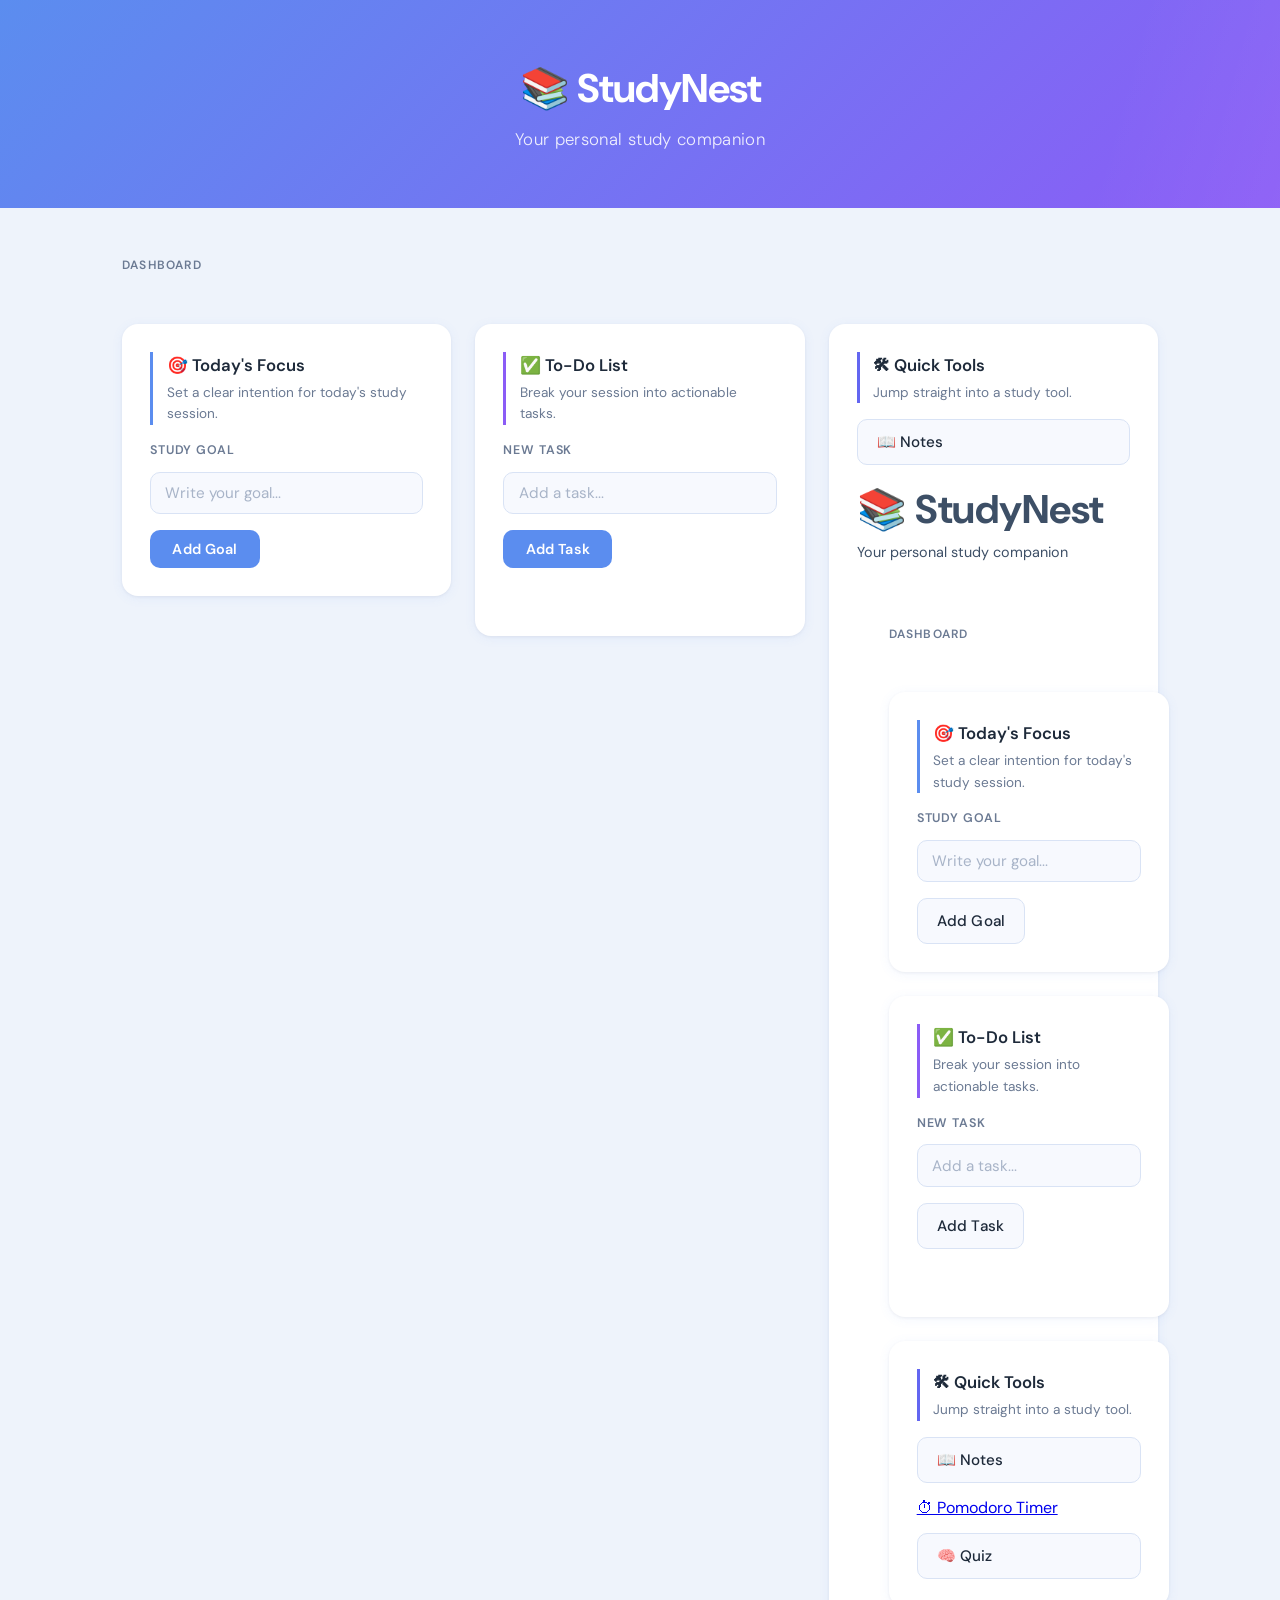
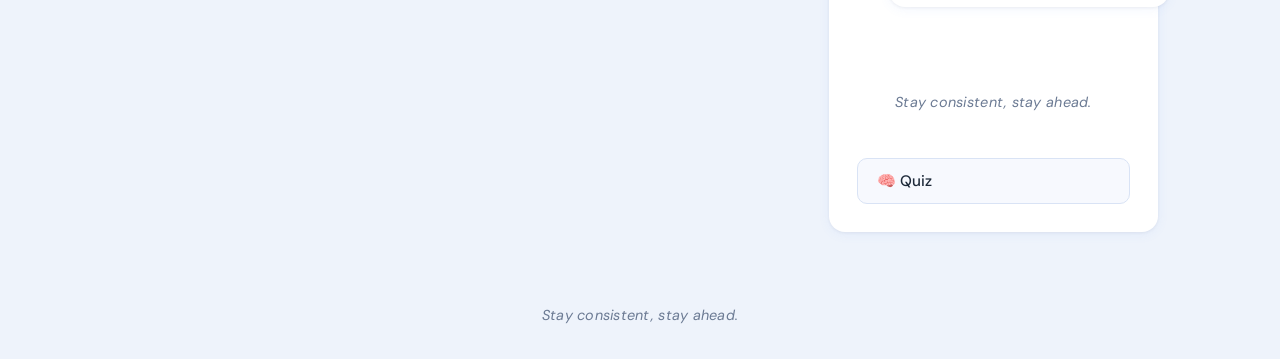
<file: index.html>
<!DOCTYPE html>
<html lang="en">
<head>
  <meta charset="UTF-8" />
  <meta name="viewport" content="width=device-width, initial-scale=1.0" />
  <meta name="description" content="StudyNest – your personal study companion for goals, tasks, and quick study tools." />
  <title>StudyNest</title>

  <!-- CSS link -->
  <link rel="stylesheet" href="style.css">
</head>
<html lang="en">
  <head>
    <meta charset="UTF-8" />
    <meta name="viewport" content="width=device-width, initial-scale=1.0" />
    <meta name="description" content="StudyNest – your personal study companion for goals, tasks, and quick study tools." />
    <title>StudyNest</title>
  </head>
  <body>

    <!-- ========== HEADER ========== -->
    <header>
      <h1>📚 StudyNest</h1>
      <p>Your personal study companion</p>
    </header>

    <!-- ========== MAIN DASHBOARD ========== -->
    <main>
      <h2>Dashboard</h2>

      <section aria-labelledby="focus-heading">
        <article>
          <header>
            <h3 id="focus-heading">🎯 Today's Focus</h3>
            <p>Set a clear intention for today's study session.</p>
          </header>

          <label for="goal-input">Study goal</label>
          <input
            type="text"
            id="goal-input"
            name="goal"
            placeholder="Write your goal..."
            autocomplete="off"
          />
          <button type="button">Add Goal</button>
        </article>
      </section>

      <section aria-labelledby="todo-heading">
        <article>
          <header>
            <h3 id="todo-heading">✅ To-Do List</h3>
            <p>Break your session into actionable tasks.</p>
          </header>

          <label for="task-input">New task</label>
          <input
            type="text"
            id="task-input"
            name="task"
            placeholder="Add a task..."
            autocomplete="off"
          />
          <button type="button">Add Task</button>

          <ul id="task-list" aria-label="Task list" aria-live="polite">
            <!-- Tasks will be added here -->
          </ul>
        </article>
      </section>

      <section aria-labelledby="tools-heading">
        <article>
          <header>
            <h3 id="tools-heading">🛠 Quick Tools</h3>
            <p>Jump straight into a study tool.</p>
          </header>

          <nav aria-label="Quick study tools">
            <ul>
              <li>
                <button type="button">📖 Notes</button>
              </li>
              <!DOCTYPE html>
<html lang="en">
<head>
  <meta charset="UTF-8" />
  <meta name="viewport" content="width=device-width, initial-scale=1.0" />
  <meta name="description" content="StudyNest – your personal study companion for goals, tasks, and quick study tools." />
  <title>StudyNest</title>

  <!-- CSS link -->
  <link rel="stylesheet" href="style.css">
</head>
<html lang="en">
  <head>
    <meta charset="UTF-8" />
    <meta name="viewport" content="width=device-width, initial-scale=1.0" />
    <meta name="description" content="StudyNest – your personal study companion for goals, tasks, and quick study tools." />
    <title>StudyNest</title>
  </head>
  <body>

    <!-- ========== HEADER ========== -->
    <header>
      <h1>📚 StudyNest</h1>
      <p>Your personal study companion</p>
    </header>

    <!-- ========== MAIN DASHBOARD ========== -->
    <main>
      <h2>Dashboard</h2>

      <section aria-labelledby="focus-heading">
        <article>
          <header>
            <h3 id="focus-heading">🎯 Today's Focus</h3>
            <p>Set a clear intention for today's study session.</p>
          </header>

          <label for="goal-input">Study goal</label>
          <input
            type="text"
            id="goal-input"
            name="goal"
            placeholder="Write your goal..."
            autocomplete="off"
          />
          <button type="button">Add Goal</button>
        </article>
      </section>

      <section aria-labelledby="todo-heading">
        <article>
          <header>
            <h3 id="todo-heading">✅ To-Do List</h3>
            <p>Break your session into actionable tasks.</p>
          </header>

          <label for="task-input">New task</label>
          <input
            type="text"
            id="task-input"
            name="task"
            placeholder="Add a task..."
            autocomplete="off"
          />
          <button type="button">Add Task</button>

          <ul id="task-list" aria-label="Task list" aria-live="polite">
            <!-- Tasks will be added here -->
          </ul>
        </article>
      </section>

      <section aria-labelledby="tools-heading">
        <article>
          <header>
            <h3 id="tools-heading">🛠 Quick Tools</h3>
            <p>Jump straight into a study tool.</p>
          </header>

          <nav aria-label="Quick study tools">
            <ul>
              <li>
                <button type="button">📖 Notes</button>
              </li>
              <li>
              
                <a href="pomodoro.html">⏱ Pomodoro Timer</a>
              </li>
              
              <li>
                <button type="button">🧠 Quiz</button>
              </li>
            </ul>
          </nav>
        </article>
      </section>
    </main>

  <!-- ========== FOOTER ========== -->
  <footer>
  <p>Stay consistent, stay ahead.</p>
  </footer>

  <!-- JS LINK HERE -->
  <script src="script.js" defer></script>

  </body>
  </html>
                
              
              <li>
                <button type="button">🧠 Quiz</button>
              </li>
            </ul>
          </nav>
        </article>
      </section>
    </main>

  <!-- ========== FOOTER ========== -->
  <footer>
  <p>Stay consistent, stay ahead.</p>
  </footer>

  <!-- JS LINK HERE -->
  <script src="script.js" defer></script>

  </body>
  </html>
</file>
<file: style.css>
/* ============================================================
   StudyNest – Stylesheet
   Font: DM Sans (Google Fonts)
   ============================================================ */

@import url('https://fonts.googleapis.com/css2?family=DM+Sans:ital,opsz,wght@0,9..40,300;0,9..40,400;0,9..40,500;0,9..40,600;0,9..40,700;1,9..40,400&display=swap');

/* ── Design Tokens ─────────────────────────────────────────── */
:root {
  --bg:            #EEF3FB;
  --card:          #FFFFFF;
  --accent:        #5B8DEF;
  --accent-violet: #8B5CF6;
  --accent-indigo: #6366F1;

  --text-dark:     #1E2A3A;
  --text-body:     #3D4F66;
  --text-muted:    #6B7A93;
  --border:        #D9E3F5;

  --shadow-card:   0 2px 12px rgba(91, 141, 239, 0.08),
                   0 1px 3px  rgba(30,  42,  58, 0.06);
  --shadow-hover:  0 8px 28px rgba(91, 141, 239, 0.16),
                   0 2px 6px  rgba(30,  42,  58, 0.08);

  --radius-card:   16px;
  --radius-btn:    10px;
  --radius-input:  10px;

  --transition:    200ms ease;
}

/* ── Reset & Base ───────────────────────────────────────────── */
*, *::before, *::after {
  box-sizing: border-box;
  margin: 0;
  padding: 0;
}

html {
  scroll-behavior: smooth;
}

body {
  font-family: 'DM Sans', system-ui, sans-serif;
  font-size: 1rem;
  line-height: 1.6;
  color: var(--text-body);
  background-color: var(--bg);
  min-height: 100vh;
  display: flex;
  flex-direction: column;
}

/* ── Typography scale ───────────────────────────────────────── */
h1 { font-size: clamp(1.75rem, 5vw, 2.5rem); font-weight: 700; }
h2 { font-size: clamp(1.1rem,  3vw, 1.3rem);  font-weight: 600; }
h3 { font-size: 1.05rem;  font-weight: 600; }
p  { font-size: 0.9rem; }

/* ── Header ─────────────────────────────────────────────────── */
body > header {
  background: linear-gradient(135deg, var(--accent) 0%, var(--accent-violet) 100%);
  color: #ffffff;
  text-align: center;
  padding: clamp(2rem, 6vw, 3.5rem) 1.5rem;
  position: relative;
  overflow: hidden;
}

/* Subtle shimmer sweep across header */
body > header::after {
  content: '';
  position: absolute;
  inset: 0;
  background: linear-gradient(
    105deg,
    transparent 35%,
    rgba(255,255,255,0.12) 50%,
    transparent 65%
  );
  background-size: 250% 100%;
  animation: shimmer 4s ease-in-out infinite;
}

@keyframes shimmer {
  0%   { background-position: 200% center; }
  100% { background-position: -200% center; }
}

@media (prefers-reduced-motion: reduce) {
  body > header::after { display: none; }
}

body > header h1 {
  color: #ffffff;
  letter-spacing: -0.5px;
  margin-bottom: 0.35rem;
}

body > header p {
  font-size: clamp(0.9rem, 2.5vw, 1.05rem);
  font-weight: 300;
  color: rgba(255, 255, 255, 0.88);
  letter-spacing: 0.02em;
}

/* ── Main / Dashboard ───────────────────────────────────────── */
main {
  flex: 1;
  width: min(100%, 1100px);
  margin: 0 auto;
  padding: clamp(1.75rem, 5vw, 3rem) clamp(1rem, 4vw, 2rem);
}

main > h2 {
  color: var(--text-muted);
  text-transform: uppercase;
  letter-spacing: 0.1em;
  font-size: 0.75rem;
  font-weight: 600;
  margin-bottom: 1.5rem;
}

/* 3-column grid on wide screens, 1-column on mobile */
main {
  display: grid;
  grid-template-columns: repeat(auto-fit, minmax(280px, 1fr));
  gap: 1.5rem;
  align-items: start;
}

/* h2 "Dashboard" spans all columns */
main > h2 {
  grid-column: 1 / -1;
}

/* ── Section & Article (cards) ──────────────────────────────── */
main > section {
  display: contents; /* let article be the grid item */
}

main > section > article {
  background: var(--card);
  border-radius: var(--radius-card);
  box-shadow: var(--shadow-card);
  padding: 1.75rem;
  display: flex;
  flex-direction: column;
  gap: 1rem;
  transition: box-shadow var(--transition), transform var(--transition);
}

main > section > article:hover {
  box-shadow: var(--shadow-hover);
  transform: translateY(-3px);
}

/* Card inner header – with coloured left accent bar */
main > section > article > header {
  padding-left: 0.85rem;
  border-left: 3.5px solid var(--accent);
}

/* Per-card accent colours */
main > section:nth-of-type(1) > article > header { border-left-color: var(--accent); }
main > section:nth-of-type(2) > article > header { border-left-color: var(--accent-violet); }
main > section:nth-of-type(3) > article > header { border-left-color: var(--accent-indigo); }

main > section > article > header h3 {
  color: var(--text-dark);
  margin-bottom: 0.2rem;
}

main > section > article > header p {
  color: var(--text-muted);
  font-size: 0.85rem;
}

/* ── Labels ─────────────────────────────────────────────────── */
label {
  display: block;
  font-size: 0.78rem;
  font-weight: 600;
  color: var(--text-muted);
  text-transform: uppercase;
  letter-spacing: 0.07em;
  margin-bottom: -0.35rem; /* tight gap before input */
}

/* ── Inputs ─────────────────────────────────────────────────── */
input[type="text"] {
  display: block;
  width: 100%;
  padding: 0.65rem 0.9rem;
  border: 1.5px solid var(--border);
  border-radius: var(--radius-input);
  font-family: inherit;
  font-size: 0.95rem;
  color: var(--text-dark);
  background: #F7F9FE;
  outline: none;
  transition: border-color var(--transition), box-shadow var(--transition);
}

input[type="text"]::placeholder {
  color: #A8B4C8;
}

input[type="text"]:focus {
  border-color: var(--accent);
  background: #ffffff;
  box-shadow: 0 0 0 3.5px rgba(91, 141, 239, 0.18);
}

/* ── Buttons – primary (Add Goal / Add Task) ────────────────── */
article > button[type="button"] {
  align-self: flex-start;
  padding: 0.6rem 1.4rem;
  border: none;
  border-radius: var(--radius-btn);
  font-family: inherit;
  font-size: 0.9rem;
  font-weight: 600;
  cursor: pointer;
  background: var(--accent);
  color: #ffffff;
  letter-spacing: 0.01em;
  transition: background var(--transition), transform var(--transition), box-shadow var(--transition);
}

article > button[type="button"]:hover {
  background: #4178e0;
  transform: scale(1.03);
  box-shadow: 0 4px 14px rgba(91, 141, 239, 0.35);
}

article > button[type="button"]:active {
  transform: scale(0.98);
}

/* ── To-Do list ─────────────────────────────────────────────── */
ul#task-list {
  list-style: none;
  display: flex;
  flex-direction: column;
  gap: 0.5rem;
  min-height: 1.5rem; /* breathing room even when empty */
}

/* Future task items inherit this look */
ul#task-list li {
  padding: 0.55rem 0.75rem;
  background: var(--bg);
  border-radius: 8px;
  font-size: 0.9rem;
  color: var(--text-body);
  border: 1px solid var(--border);
}

/* ── Quick Tools nav ────────────────────────────────────────── */
nav[aria-label="Quick study tools"] ul {
  list-style: none;
  display: flex;
  flex-direction: column;
  gap: 0.75rem;
}

nav[aria-label="Quick study tools"] li {
  display: flex;
}

nav[aria-label="Quick study tools"] button[type="button"] {
  flex: 1;
  padding: 0.75rem 1.2rem;
  border: 1.5px solid var(--border);
  border-radius: var(--radius-btn);
  background: #F7F9FE;
  font-family: inherit;
  font-size: 0.95rem;
  font-weight: 500;
  color: var(--text-dark);
  cursor: pointer;
  text-align: left;
  transition: background var(--transition), border-color var(--transition),
              color var(--transition), transform var(--transition), box-shadow var(--transition);
}

nav[aria-label="Quick study tools"] button[type="button"]:hover {
  background: var(--accent);
  border-color: var(--accent);
  color: #ffffff;
  transform: translateX(4px);
  box-shadow: 0 4px 14px rgba(91, 141, 239, 0.25);
}

nav[aria-label="Quick study tools"] button[type="button"]:active {
  transform: translateX(2px) scale(0.98);
}

/* ── Footer ─────────────────────────────────────────────────── */
footer {
  text-align: center;
  padding: 1.5rem 1rem 2rem;
  color: var(--text-muted);
  font-size: 0.85rem;
  font-style: italic;
  letter-spacing: 0.02em;
}

/* ── Focus ring accessibility ───────────────────────────────── */
:focus-visible {
  outline: 2.5px solid var(--accent);
  outline-offset: 3px;
}

/* ── Responsive refinements ─────────────────────────────────── */
@media (max-width: 640px) {
  main > section > article {
    padding: 1.4rem;
  }

  article > button[type="button"] {
    width: 100%;
    text-align: center;
  }
}
</file>
